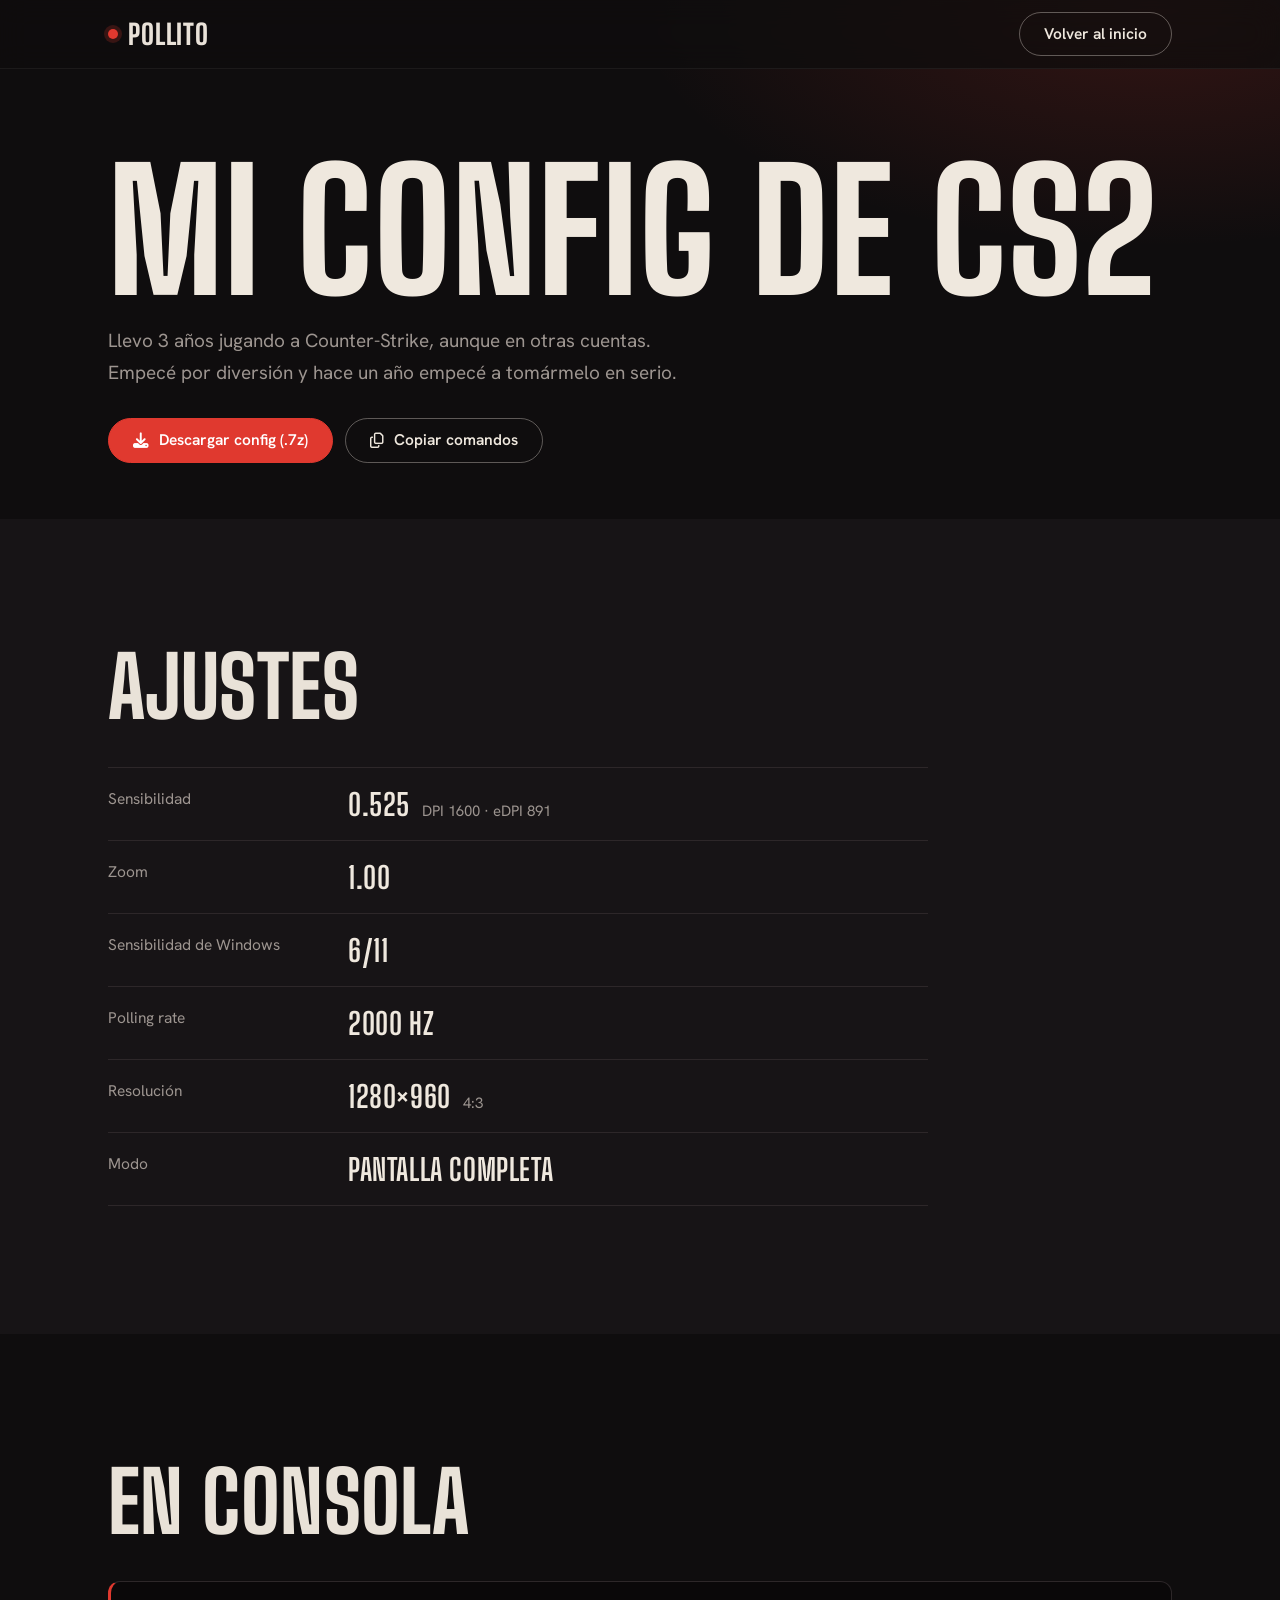
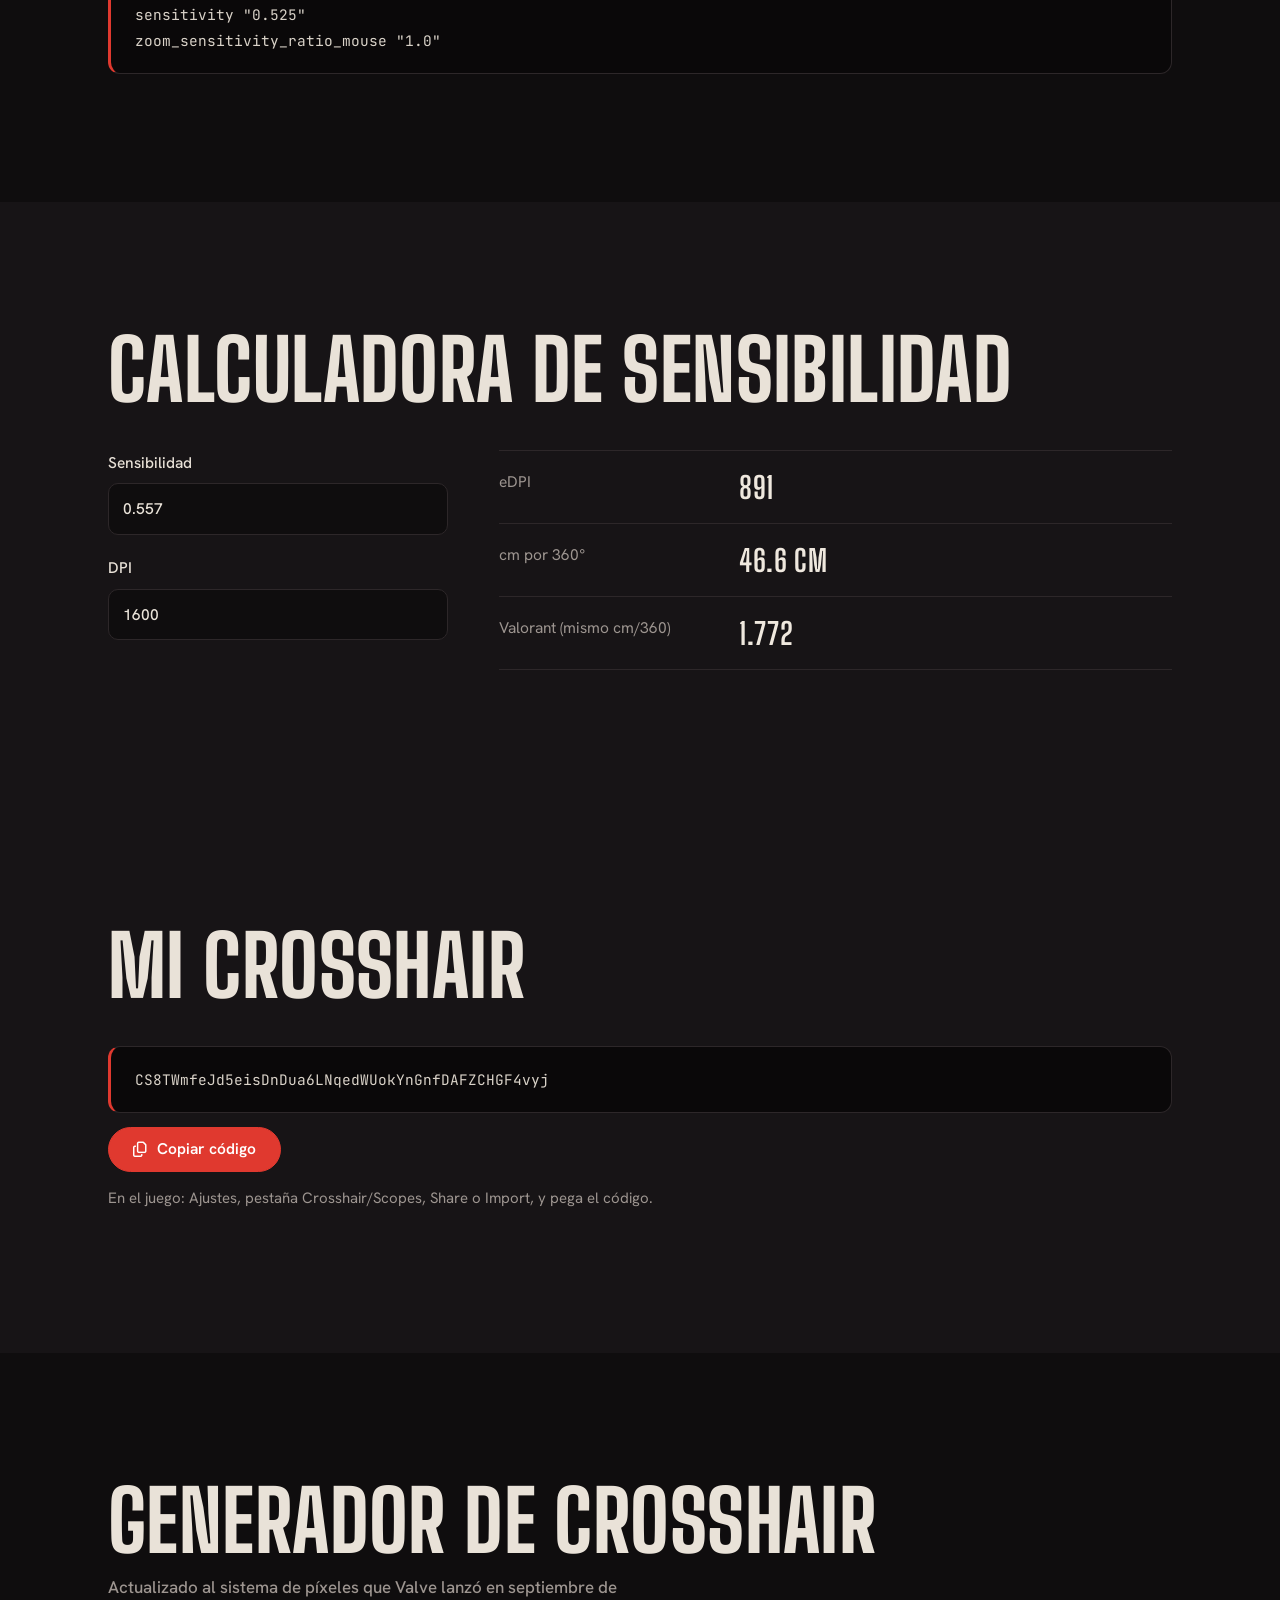
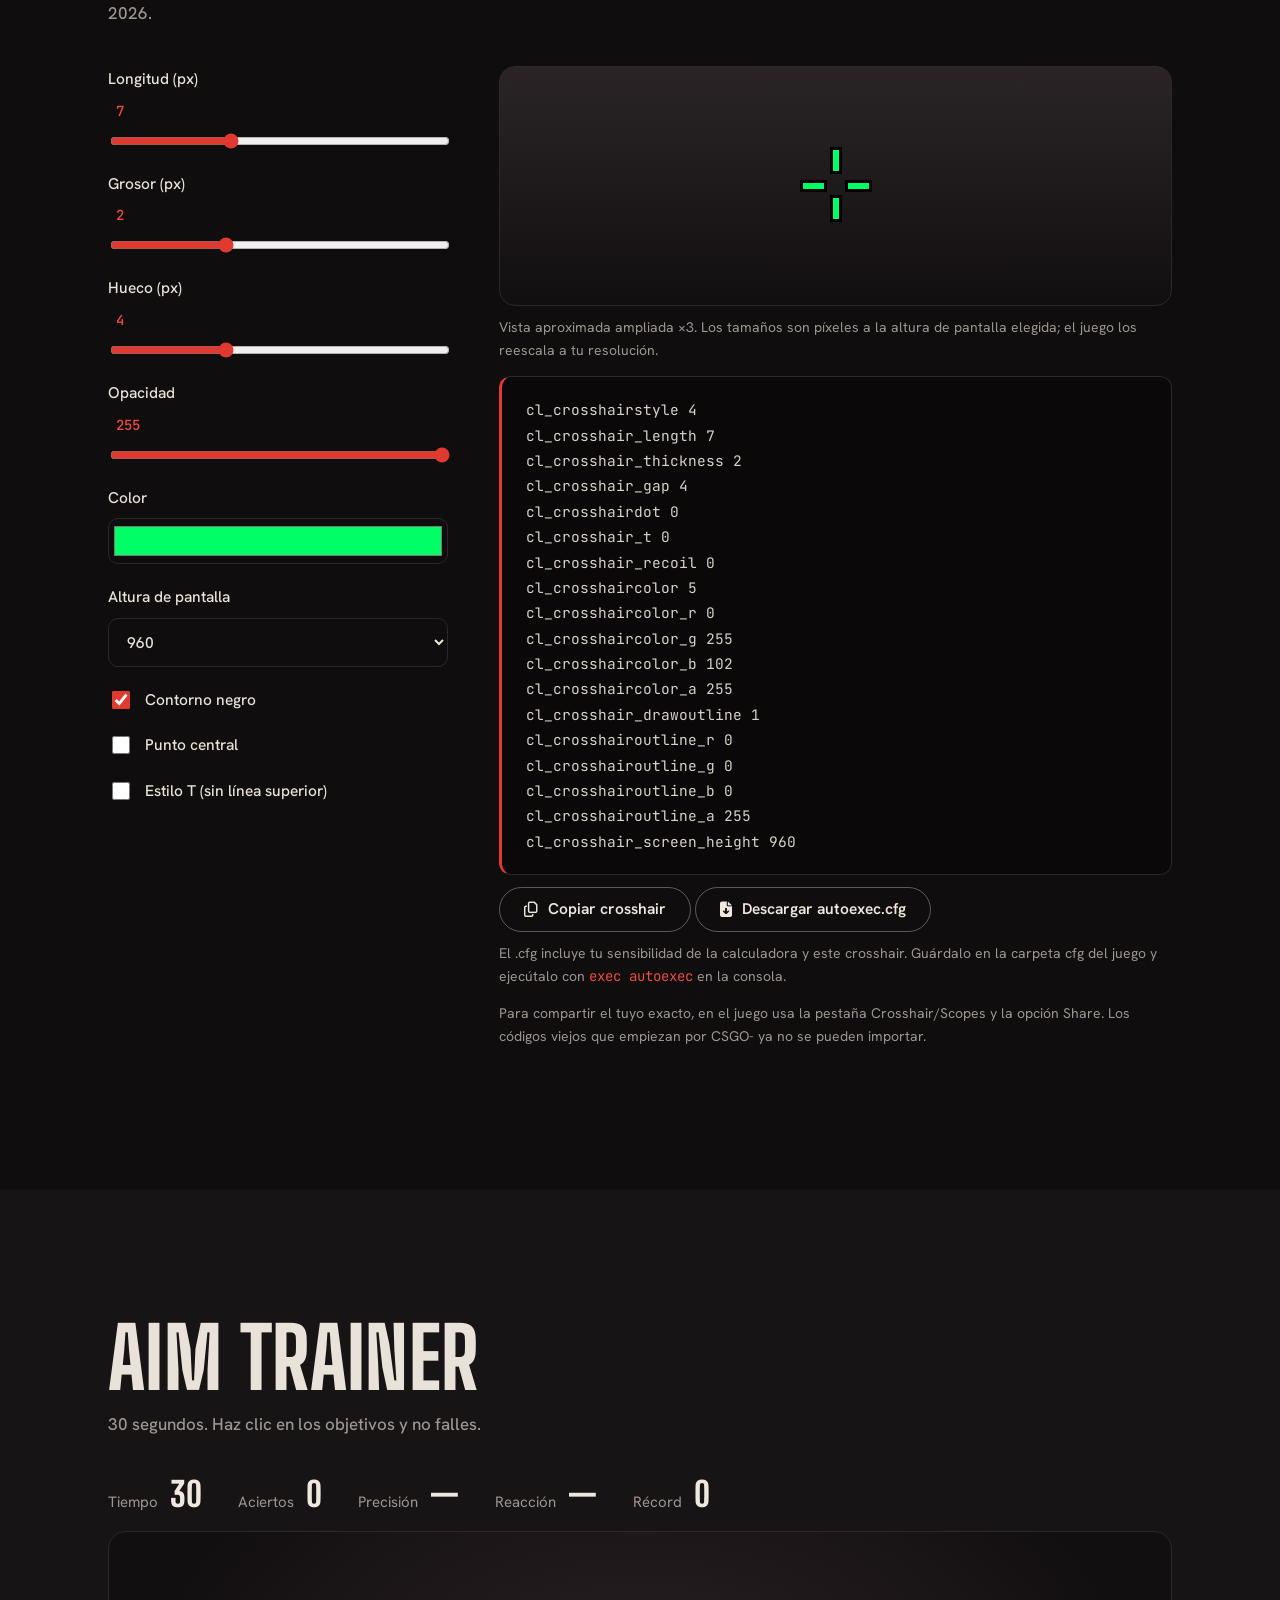
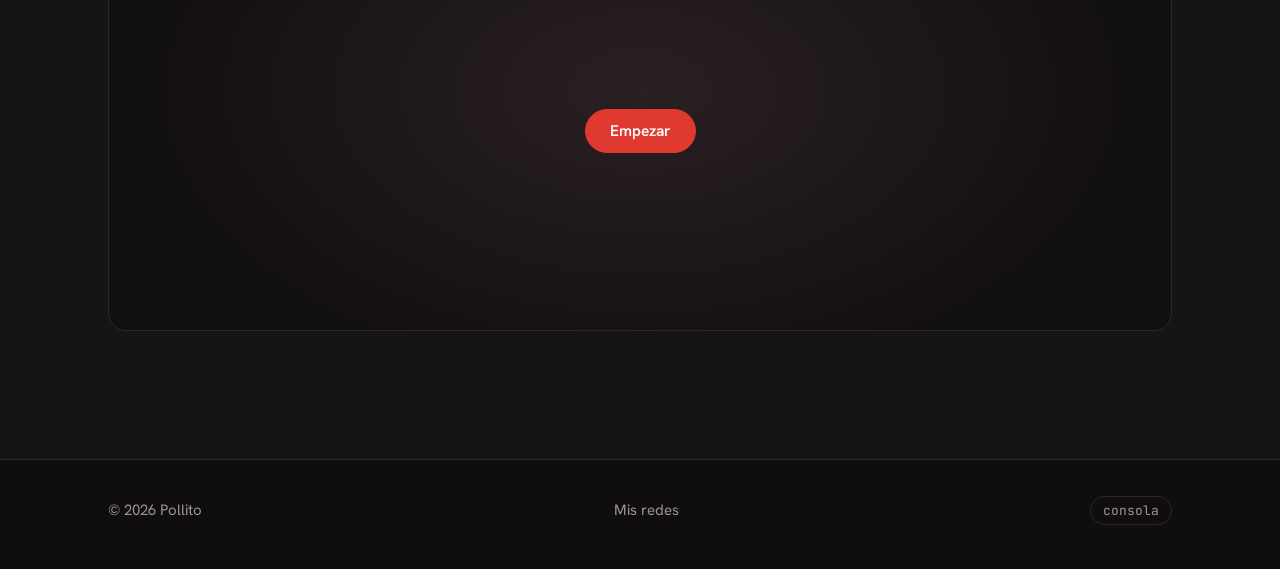
<file: cs2.html>
<!DOCTYPE html>
<html lang="es">
<head>
<meta charset="utf-8">
<meta name="viewport" content="width=device-width,initial-scale=1">
<meta name="theme-color" content="#0f0d0e">
<link rel="icon" href="data:image/svg+xml,<svg xmlns=%22http://www.w3.org/2000/svg%22 viewBox=%220 0 100 100%22><text y=%22.9em%22 font-size=%2290%22>🐥</text></svg>">
<link rel="preconnect" href="https://fonts.googleapis.com"><link rel="preconnect" href="https://fonts.gstatic.com" crossorigin>
<link href="https://fonts.googleapis.com/css2?family=Big+Shoulders+Display:wght@700;800;900&family=Hanken+Grotesk:wght@400;500;600;700&family=JetBrains+Mono:wght@400;500&display=swap" rel="stylesheet">
<link rel="stylesheet" href="https://cdnjs.cloudflare.com/ajax/libs/font-awesome/6.5.0/css/all.min.css">
<link rel="stylesheet" href="css/style.css">
<title>Config de CS2 · Pollito</title>
<meta name="description" content="Mi sensibilidad, resolución y ajustes de CS2, con descarga de la config.">
</head>
<body>
<a class="skip" href="#main">Saltar al contenido</a>
<header class="nav"><div class="wrap">
  <a class="brand" href="index.html">Pollito</a>
  <a class="btn" href="index.html">Volver al inicio</a>
</div></header>

<main id="main">
<div class="page-head"><div class="wrap">
  <h1>Mi config de CS2</h1>
  <p>Llevo 3 años jugando a Counter-Strike, aunque en otras cuentas. Empecé por diversión y hace un año empecé a tomármelo en serio.</p>
  <div class="actions">
    <a class="btn gold" href="download/config.7z" download><i class="fas fa-download"></i> Descargar config (.7z)</a>
    <button class="btn" id="copy"><i class="far fa-copy"></i> <span>Copiar comandos</span></button>
  </div>
</div></div>

<section class="alt"><div class="wrap">
  <h2>Ajustes</h2>
  <dl class="specs">
    <dt>Sensibilidad</dt><dd>0.525<span>DPI 1600 · eDPI 891</span></dd>
    <dt>Zoom</dt><dd>1.00</dd>
    <dt>Sensibilidad de Windows</dt><dd>6/11</dd>
    <dt>Polling rate</dt><dd>2000 Hz</dd>
    <dt>Resolución</dt><dd>1280×960<span>4:3</span></dd>
    <dt>Modo</dt><dd>Pantalla completa</dd>
  </dl>
</div></section>

<section><div class="wrap">
  <h2>En consola</h2>
<pre id="cmds">sensitivity "0.525"
zoom_sensitivity_ratio_mouse "1.0"</pre>
</div></section>
<section class="alt"><div class="wrap">
  <h2>Calculadora de sensibilidad</h2>
  <div class="tool">
    <div class="fields">
      <label>Sensibilidad<input id="c-sens" type="number" step="0.001" value="0.557"></label>
      <label>DPI<input id="c-dpi" type="number" step="50" value="1600"></label>
    </div>
    <dl class="specs"><dt>eDPI</dt><dd id="r-edpi"></dd><dt>cm por 360°</dt><dd id="r-cm"></dd><dt>Valorant (mismo cm/360)</dt><dd id="r-val"></dd></dl>
  </div>
</div></section>

<section class="alt"><div class="wrap">
  <h2>Mi crosshair</h2>
  <pre id="mycode">CS8TWmfeJd5eisDnDua6LNqedWUokYnGnfDAFZCHGF4vyj</pre>
  <div class="actions" style="margin-top:14px"><button class="btn gold" id="copycode"><i class="far fa-copy"></i> <span>Copiar código</span></button></div>
  <p class="mute" style="font-size:15px;margin-top:14px">En el juego: Ajustes, pestaña Crosshair/Scopes, Share o Import, y pega el código.</p>
</div></section>

<section><div class="wrap">
  <h2>Generador de crosshair<small>Actualizado al sistema de píxeles que Valve lanzó en septiembre de 2026.</small></h2>
  <div class="tool">
    <div class="fields">
      <label>Longitud (px) <output id="o-len"></output><input id="x-len" type="range" min="0" max="20" step="1" value="7"></label>
      <label>Grosor (px) <output id="o-th"></output><input id="x-th" type="range" min="0" max="6" step="1" value="2"></label>
      <label>Hueco (px) <output id="o-gap"></output><input id="x-gap" type="range" min="0" max="12" step="1" value="4"></label>
      <label>Opacidad <output id="o-a"></output><input id="x-a" type="range" min="0" max="255" step="5" value="255"></label>
      <label>Color<input id="x-color" type="color" value="#00ff66"></label>
      <label>Altura de pantalla
        <select id="x-h"><option>720</option><option>768</option><option>900</option><option selected>960</option><option>1080</option><option>1440</option><option>2160</option></select></label>
      <label class="chk"><input id="x-out" type="checkbox" checked> Contorno negro</label>
      <label class="chk"><input id="x-dot" type="checkbox"> Punto central</label>
      <label class="chk"><input id="x-t" type="checkbox"> Estilo T (sin línea superior)</label>
    </div>
    <div>
      <div class="preview" id="preview" aria-label="Vista previa aproximada del crosshair"></div>
      <p class="mute" style="font-size:14px;margin:-6px 0 14px">Vista aproximada ampliada ×3. Los tamaños son píxeles a la altura de pantalla elegida; el juego los reescala a tu resolución.</p>
      <pre id="xcmds"></pre>
      <button class="btn" id="copyx" style="margin-top:12px"><i class="far fa-copy"></i> <span>Copiar crosshair</span></button>
      <button class="btn" id="dlcfg" style="margin-top:12px"><i class="fas fa-file-arrow-down"></i> <span>Descargar autoexec.cfg</span></button>
      <p class="mute" style="font-size:14px;margin-top:10px">El .cfg incluye tu sensibilidad de la calculadora y este crosshair. Guárdalo en la carpeta cfg del juego y ejecútalo con <code>exec autoexec</code> en la consola.</p>
      <p class="mute" style="font-size:14px;margin-top:14px">Para compartir el tuyo exacto, en el juego usa la pestaña Crosshair/Scopes y la opción Share. Los códigos viejos que empiezan por CSGO- ya no se pueden importar.</p>
    </div>
  </div>
</div></section>
<section class="alt"><div class="wrap">
  <h2>Aim trainer<small>30 segundos. Haz clic en los objetivos y no falles.</small></h2>
  <div class="hud"><span>Tiempo <b id="a-time">30</b></span><span>Aciertos <b id="a-hits">0</b></span><span>Precisión <b id="a-acc">—</b></span><span>Reacción <b id="a-rt">—</b></span><span>Récord <b id="a-best">0</b></span></div>
  <div id="arena" class="arena"><button class="btn gold" id="a-start">Empezar</button></div>
</div></section>
</main>

<footer><div class="wrap"><span>© <span id="year">2026</span> Pollito</span><a href="index.html#redes">Mis redes</a></div></footer>
<script src="js/script.js" defer></script>
</body>
</html>
</file>
<file: css/style.css>
/* Pollito — rediseño. Rojo señal sobre negro cálido, tipografía de retransmisión. */
:root{
  --ink:#0f0d0e;--panel:#171416;--raise:#1f1b1d;--line:#2d2729;
  --bone:#efe8de;--text:#e9e2d8;--mute:#9d9590;
  --red:#e0392f;--red-hi:#f04c41;--maroon:#4a1c1f;
  --wrap:1160px;--pad:clamp(20px,5vw,48px);
  --display:"Big Shoulders Display","Arial Narrow",Impact,sans-serif;
  --sans:"Hanken Grotesk",system-ui,"Segoe UI",Roboto,Arial,sans-serif;
  --mono:"JetBrains Mono",ui-monospace,Consolas,monospace;
  --ease:cubic-bezier(.2,.7,.2,1);
}
*{box-sizing:border-box}
html{overflow-x:hidden;scroll-behavior:smooth;scroll-padding-top:80px;background:var(--ink)}
body{margin:0;background:var(--ink);color:var(--text);font:400 17px/1.65 var(--sans);-webkit-font-smoothing:antialiased;text-rendering:optimizeLegibility}
h1,h2,h3{font-family:var(--display);line-height:.95;margin:0;font-weight:800;letter-spacing:.005em}
h2{font-size:clamp(44px,7vw,84px);margin-bottom:40px;text-transform:uppercase}
h2 small{display:block;font:500 17px/1.5 var(--sans);text-transform:none;letter-spacing:0;color:var(--mute);margin-top:14px;max-width:52ch}
a{color:inherit}
:focus-visible{outline:2px solid var(--red-hi);outline-offset:3px}
::selection{background:var(--red);color:#fff}
.wrap{max-width:var(--wrap);margin:0 auto;padding:0 var(--pad)}
section{padding:clamp(72px,10vw,128px) 0}
.alt{background:var(--panel)}
.mute{color:var(--mute)}
.skip{position:absolute;left:-999px;top:8px;z-index:200;background:var(--red);color:#fff;padding:10px 16px;border-radius:4px;font-weight:600;text-decoration:none}
.skip:focus{left:8px}

/* Navegación */
.nav{position:fixed;inset:0 0 auto;z-index:50;background:rgba(15,13,14,.78);backdrop-filter:blur(14px) saturate(1.2);-webkit-backdrop-filter:blur(14px) saturate(1.2);border-bottom:1px solid rgba(255,255,255,.06)}
.nav .wrap{display:flex;align-items:center;gap:28px;height:68px}
.brand{font:800 28px/1 var(--display);text-decoration:none;margin-right:auto;text-transform:uppercase;letter-spacing:.03em;display:flex;align-items:center;gap:10px}
.brand::before{content:"";width:10px;height:10px;border-radius:50%;background:var(--red);box-shadow:0 0 0 4px rgba(224,57,47,.2)}
.nav nav{display:flex;gap:4px}
.nav nav a{text-decoration:none;font-weight:500;font-size:15px;padding:8px 14px;border-radius:999px;color:var(--mute);transition:color .2s,background .2s}
.nav nav a:hover{color:var(--bone);background:rgba(255,255,255,.06)}
.nav-toggle{display:none;background:none;border:0;color:var(--text);font-size:22px;padding:8px;cursor:pointer}

/* Botones */
.btn{display:inline-flex;align-items:center;gap:10px;padding:12px 24px;border-radius:999px;font:600 15.5px/1.2 var(--sans);text-decoration:none;border:1px solid rgba(239,232,222,.35);background:none;color:var(--bone);cursor:pointer;transition:background .2s,color .2s,border-color .2s,transform .2s var(--ease)}
.btn:hover{background:var(--bone);border-color:var(--bone);color:var(--ink)}
.btn:active{transform:scale(.97)}
.btn.gold{background:var(--red);border-color:var(--red);color:#fff}
.btn.gold:hover{background:var(--red-hi);border-color:var(--red-hi);color:#fff}
.actions{display:flex;flex-wrap:wrap;gap:12px}

/* Portada */
.hero{position:relative;overflow:hidden;cursor:crosshair;padding:clamp(120px,16vw,170px) 0 clamp(56px,8vw,96px);
  background:radial-gradient(900px 520px at 88% 8%,rgba(224,57,47,.2),transparent 65%),radial-gradient(700px 400px at 0 100%,rgba(74,28,31,.55),transparent 70%)}
.hero::after{content:"";position:absolute;inset:0;pointer-events:none;opacity:.5;mix-blend-mode:overlay;
  background-image:url("data:image/svg+xml,%3Csvg xmlns='http://www.w3.org/2000/svg' width='160' height='160'%3E%3Cfilter id='n'%3E%3CfeTurbulence type='fractalNoise' baseFrequency='.8' numOctaves='2' stitchTiles='stitch'/%3E%3C/filter%3E%3Crect width='100%25' height='100%25' filter='url(%23n)' opacity='.35'/%3E%3C/svg%3E")}
.hero a,.hero button,.hero input{cursor:pointer}
.hero .wrap{position:relative;z-index:1;display:grid;grid-template-columns:minmax(0,1fr) 340px;gap:clamp(32px,5vw,72px);align-items:end}
.hero h1{font-size:clamp(68px,19vw,248px);line-height:.8;text-transform:uppercase;letter-spacing:-.01em;color:var(--bone);margin-left:-.04em}
.hero p.lead{max-width:36ch;font-size:clamp(18px,2vw,21px);color:var(--mute);margin:28px 0 32px}
.facts{display:flex;flex-wrap:wrap;gap:8px;list-style:none;padding:0;margin:40px 0 0}
.facts li{padding:6px 14px;border:1px solid var(--line);border-radius:999px;color:var(--mute);font-size:14.5px;background:rgba(255,255,255,.02)}
.scope{position:relative;width:min(300px,78vw);aspect-ratio:1;margin:0 auto 28px}
.scope img{position:absolute;inset:12%;width:76%;height:76%;border-radius:50%;object-fit:cover;background:var(--bone);box-shadow:0 30px 60px -20px rgba(0,0,0,.7)}
.scope::before{content:"";position:absolute;inset:4%;border:1px solid var(--red);border-radius:50%;opacity:.7}
.scope::after{content:"";position:absolute;inset:-2%;border:1px dashed rgba(239,232,222,.14);border-radius:50%}
.tick{position:absolute;background:var(--red)}
.tick.t,.tick.b{width:2px;height:14%;left:calc(50% - 1px)}
.tick.l,.tick.r{height:2px;width:14%;top:calc(50% - 1px)}
.tick.t{top:-3%}.tick.b{bottom:-3%}.tick.l{left:-3%}.tick.r{right:-3%}
.hole{position:absolute;width:10px;height:10px;margin:-5px;border-radius:50%;background:radial-gradient(#000 35%,#3a3033 70%,transparent 72%);pointer-events:none;animation:fade 5s forwards}
@keyframes fade{70%{opacity:1}to{opacity:0}}

/* Reproductor */
.player{display:grid;grid-template-columns:60px 1fr;gap:4px 14px;align-items:center;background:rgba(31,27,29,.72);backdrop-filter:blur(10px);border:1px solid rgba(255,255,255,.08);border-radius:16px;padding:12px;box-shadow:0 20px 40px -24px rgba(0,0,0,.8)}
.player img{grid-row:span 2;width:60px;height:60px;border-radius:10px;object-fit:cover}
.player .title{font-weight:600;font-size:15.5px;white-space:nowrap;overflow:hidden;text-overflow:ellipsis}
.ctrl{display:flex;align-items:center;gap:2px}
.ctrl button{background:none;border:0;color:var(--text);width:34px;height:34px;border-radius:50%;cursor:pointer;font-size:13px;transition:background .2s}
.ctrl button:hover{background:rgba(255,255,255,.1)}
#play{background:var(--bone);color:var(--ink)}
#play:hover{background:#fff}
.ctrl input{flex:1;min-width:0;accent-color:var(--red);margin-left:8px}

/* Sobre mí */
.split{display:grid;grid-template-columns:minmax(0,1.4fr) minmax(0,1fr);gap:clamp(40px,7vw,96px);align-items:start}
.split p{margin:0;font:600 clamp(24px,3vw,34px)/1.3 var(--sans);letter-spacing:-.01em;color:var(--bone);max-width:30ch}
.list{list-style:none;margin:0;padding:0}
.list li{padding:16px 0;border-bottom:1px solid var(--line);font-weight:500;display:flex;justify-content:space-between;gap:16px}
.list li:first-child{border-top:1px solid var(--line)}
.list li::after{content:"";width:8px;height:8px;border-radius:50%;background:var(--red);align-self:center;flex:none}

/* Fichas técnicas */
.specs{display:grid;grid-template-columns:minmax(150px,240px) 1fr;margin:0;max-width:820px}
.specs dt,.specs dd{margin:0;padding:18px 0;border-bottom:1px solid var(--line)}
.specs dt:first-of-type,.specs dt:first-of-type+dd{border-top:1px solid var(--line)}
.specs dt{color:var(--mute);font-size:15.5px}
.specs dd{font:700 clamp(22px,2.6vw,30px)/1.2 var(--display);letter-spacing:.02em;text-transform:uppercase;color:var(--bone)}
.specs dd span{font:400 15px var(--sans);text-transform:none;letter-spacing:0;color:var(--mute);margin-left:12px}

/* Clips */
.clips{display:grid;grid-template-columns:repeat(2,minmax(0,1fr));gap:20px}
.clip{display:grid;grid-template-columns:1fr;padding:0;text-align:left;background:var(--raise);color:inherit;border:1px solid var(--line);border-radius:18px;overflow:hidden;cursor:pointer;font:inherit;transition:border-color .25s}
.clip:hover{border-color:rgba(224,57,47,.7)}
.clip:first-child{grid-column:1/-1}
.clip img,.clip::before,.clip::after{grid-area:1/1}
.clip img{display:block;width:100%;height:auto;aspect-ratio:16/9;object-fit:cover;transition:transform .6s var(--ease)}
.clip:first-child img{aspect-ratio:21/9}
.clip:hover img{transform:scale(1.03)}
.clip::before{content:"";background:linear-gradient(transparent 55%,rgba(15,13,14,.6));pointer-events:none;z-index:1}
.clip::after{content:"\f04b";font:900 18px/1 "Font Awesome 6 Free";place-self:center;width:64px;height:64px;border-radius:50%;display:grid;place-items:center;padding-left:4px;background:var(--red);color:#fff;z-index:2;opacity:0;scale:.85;transition:opacity .25s,scale .3s var(--ease);box-shadow:0 12px 30px -8px rgba(224,57,47,.8)}
.clip:hover::after,.clip:focus-visible::after{opacity:1;scale:1}
.clip{overflow:hidden}
.clip h3{font-size:30px;padding:18px 22px 2px;text-transform:uppercase}
.clip p{margin:0;padding:0 22px 20px;color:var(--mute);font-size:15px}

/* Redes */
.links{border-top:1px solid var(--line)}
.links a{position:relative;display:grid;grid-template-columns:44px 1fr auto;align-items:center;gap:20px;padding:26px 0;border-bottom:1px solid var(--line);text-decoration:none;overflow:hidden;isolation:isolate}
.links a::before{content:"";position:absolute;inset:0 -100vw;background:var(--red);transform:translateY(101%);transition:transform .45s var(--ease);z-index:-1}
.links a:hover::before,.links a:focus-visible::before{transform:none}
.links i{font-size:26px;text-align:center;color:var(--red);transition:color .3s}
.links strong{font:800 clamp(38px,6.5vw,76px)/1 var(--display);text-transform:uppercase;letter-spacing:.01em}
.links span{color:var(--mute);font-size:15.5px;transition:color .3s}
.links a:hover i,.links a:hover span,.links a:focus-visible i,.links a:focus-visible span{color:#fff}

/* Modal */
dialog{border:1px solid var(--line);background:var(--panel);color:var(--text);border-radius:20px;padding:0;width:min(780px,92vw);overflow:hidden}
dialog::backdrop{background:rgba(8,6,7,.82);backdrop-filter:blur(6px)}
dialog img{display:block;width:100%;aspect-ratio:16/9;object-fit:cover}
.dlg-body{padding:24px 28px 28px}
.dlg-body h3{font-size:38px;margin-bottom:8px;text-transform:uppercase}
.dlg-body p{margin:0 0 22px;color:var(--mute)}
.dlg-x{position:absolute;top:12px;right:12px;width:42px;height:42px;border-radius:50%;border:0;background:rgba(15,13,14,.7);color:#fff;cursor:pointer;font-size:17px}

/* Pie */
footer{border-top:1px solid var(--line);padding:36px 0 44px;color:var(--mute);font-size:15px}
footer .wrap{display:flex;justify-content:space-between;gap:16px;flex-wrap:wrap;align-items:center}
footer a{text-decoration:none;transition:color .2s}
footer a:hover{color:var(--bone)}
.con-btn{background:none;border:1px solid var(--line);border-radius:999px;color:var(--mute);font:13px var(--mono);cursor:pointer;padding:5px 12px}
.con-btn:hover{color:var(--bone);border-color:var(--mute)}

/* Código */
pre{margin:0;background:#0a0809;border:1px solid var(--line);border-left:3px solid var(--red);border-radius:12px;padding:20px 24px;overflow-x:auto;font:14.5px/1.75 var(--mono);color:#d9d2c8}
code{font-family:var(--mono);color:var(--red-hi)}

/* CS2 */
.page-head{padding:clamp(120px,15vw,160px) 0 clamp(32px,5vw,56px);background:radial-gradient(800px 380px at 90% 0,rgba(224,57,47,.18),transparent 65%)}
.page-head h1{font-size:clamp(64px,13vw,170px);line-height:.85;text-transform:uppercase;color:var(--bone)}
.page-head p{max-width:54ch;color:var(--mute);font-size:19px;margin:24px 0 30px}
.tool{display:grid;grid-template-columns:340px minmax(0,1fr);gap:clamp(28px,4vw,56px);align-items:start}
.fields{display:grid;gap:20px}
.fields label{display:grid;gap:8px;font-weight:500;font-size:15.5px}
.fields label.chk{display:flex;gap:12px;align-items:center}
.fields input[type=checkbox]{accent-color:var(--red);width:18px;height:18px}
.fields input[type=number],.fields select{background:var(--ink);border:1px solid var(--line);border-radius:10px;color:var(--text);padding:12px 14px;font:inherit}
.fields input[type=number]:focus,.fields select:focus{border-color:var(--red);outline:0}
.fields input[type=range]{accent-color:var(--red);width:100%}
.fields input[type=color]{width:100%;height:46px;border:1px solid var(--line);border-radius:10px;background:none;padding:3px}
.fields output{color:var(--red-hi);margin-left:8px;font-family:var(--mono);font-size:14px}
.preview{position:relative;height:240px;margin-bottom:16px;border:1px solid var(--line);border-radius:16px;background:linear-gradient(#2a2427,#120f10)}
.preview i{position:absolute;display:block}
.hud{display:flex;flex-wrap:wrap;gap:10px 36px;margin-bottom:16px;color:var(--mute);font-size:15px}
.hud b{color:var(--bone);font:800 34px/1 var(--display);margin-left:8px}
.arena{position:relative;height:400px;border:1px solid var(--line);border-radius:18px;overflow:hidden;cursor:crosshair;display:grid;place-items:center;user-select:none;touch-action:manipulation;background:radial-gradient(500px 300px at 50% 40%,#2a2023,#120f10)}
.target{position:absolute;width:46px;height:46px;margin:-23px;border-radius:50%;border:0;cursor:crosshair;background:radial-gradient(var(--red) 0 18%,#120f10 20% 38%,var(--red) 40% 58%,#120f10 60% 78%,var(--red) 80%)}
#con{position:fixed;inset:0 0 auto;z-index:100;height:42vh;display:none;flex-direction:column;background:rgba(10,8,9,.96);backdrop-filter:blur(10px);border-bottom:2px solid var(--red);font:15px/1.6 var(--mono)}
#con.open{display:flex}
#con-out{flex:1;overflow:auto;padding:16px 24px;white-space:pre-wrap;color:#d9d2c8}
#con-in{border:0;border-top:1px solid var(--line);background:#0a0809;color:var(--red-hi);padding:14px 24px;font:inherit;outline:0}

/* 404 */
.nf{min-height:100vh;display:grid;place-content:center;text-align:center;padding:24px;background:radial-gradient(700px 400px at 50% 40%,rgba(224,57,47,.18),transparent 70%)}
.nf h1{font-size:clamp(120px,30vw,320px);line-height:.8;color:var(--red)}

/* Movimiento: una sola secuencia de entrada, en la portada */
@media (prefers-reduced-motion:no-preference){
  .hero h1{animation:rise .9s var(--ease) both}
  .hero .wrap>div:first-child>*:not(h1){animation:rise .8s .25s var(--ease) both}
  .hero .wrap>div:last-child{animation:rise .9s .35s var(--ease) both}
  .tick{animation:draw .6s .8s var(--ease) both}
  dialog[open]{animation:pop .25s var(--ease)}
  @keyframes rise{from{opacity:0;transform:translateY(24px)}}
  @keyframes draw{from{transform:scale(0)}}
  @keyframes pop{from{opacity:0;transform:scale(.97)}}
}
@media (prefers-reduced-motion:reduce){html{scroll-behavior:auto}}

@media (max-width:900px){
  .hero .wrap{grid-template-columns:minmax(0,1fr)}
  .hero .wrap>div:last-child{max-width:380px}
  .split,.tool{grid-template-columns:minmax(0,1fr)}
}
@media (max-width:820px){
  .nav-toggle{display:block}
  .nav nav{display:none;position:absolute;top:68px;left:0;right:0;flex-direction:column;background:var(--ink);padding:8px var(--pad) 16px;border-bottom:1px solid var(--line)}
  .nav nav.open{display:flex}
  .nav .btn{padding:9px 16px;font-size:14px}
  .specs{grid-template-columns:1fr}.specs dt{border:0!important;padding-bottom:0}.specs dd{padding-top:4px}
  .clips{grid-template-columns:1fr}
  .clip:first-child img{aspect-ratio:16/9}
  .links a{grid-template-columns:36px 1fr;gap:14px}
  .links span{grid-column:2}
}
</file>
